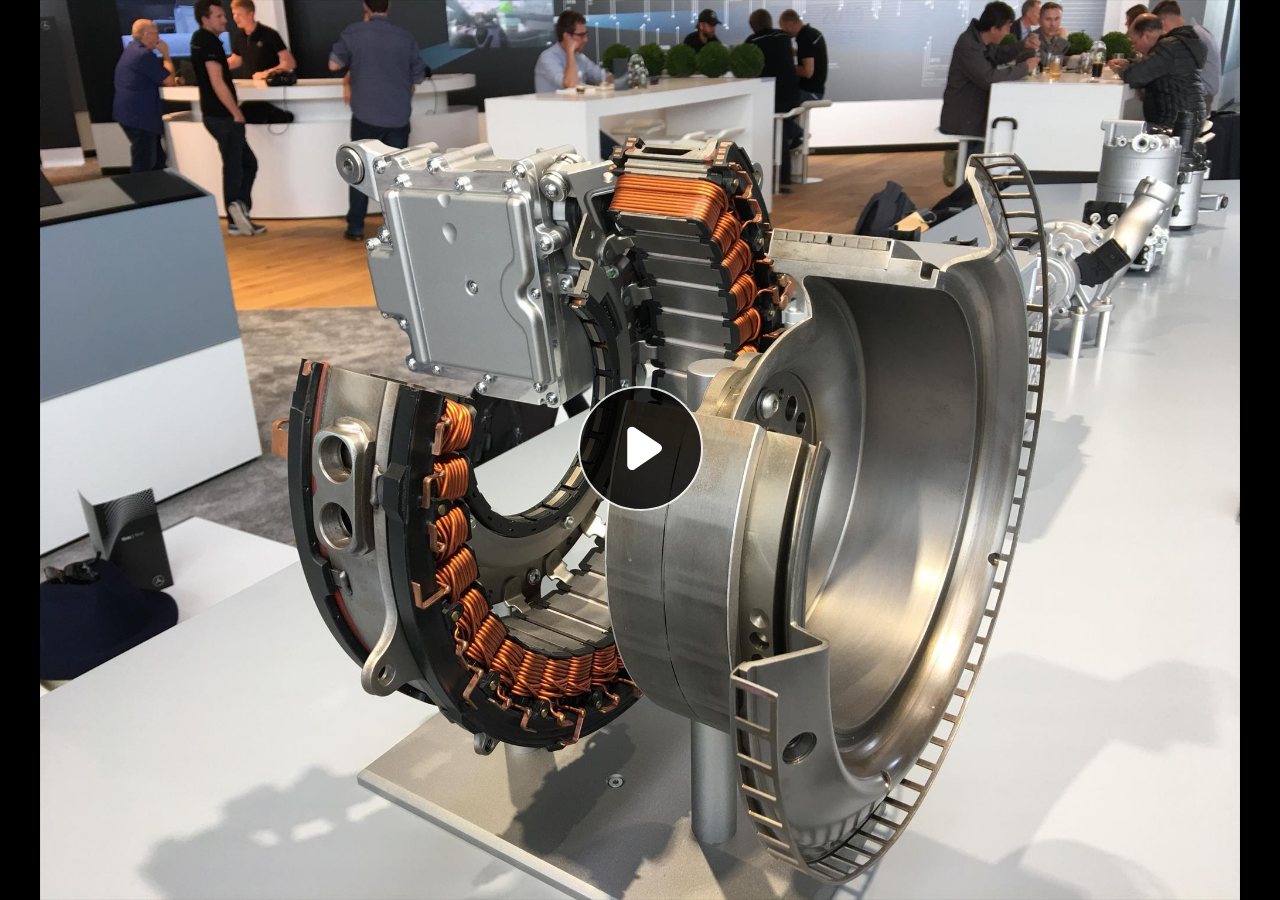
<file: index.html>
﻿<!doctype html>
<html lang="fr-FR">
<head>
  <meta charset="utf-8">
  <!-- Created using Storyline 360 - http://www.articulate.com  -->
  <!-- version: 3.70.29211.0 -->
  <title>48V on-Board Electrical System - First Glance 1/2</title>
  <meta http-equiv="x-ua-compatible" content="IE=edge"/>
  <meta name="viewport" content="width=device-width,initial-scale=1,user-scalable=no,shrink-to-fit=no,minimal-ui"/>
  <meta name="apple-mobile-web-app-capable" content="yes"/>
  <style>
    html, body { height: 100%; padding: 0; margin: 0 }
    #app { height: 100%; width: 100%; }
  </style>

  <script>
    window.DS = {};
    window.globals = {
      DATA_PATH_BASE: '',
      HAS_FRAME: true,
      HAS_SLIDE: true,

      lmsPresent: false,
      tinCanPresent: false,
      cmi5Present: false,
      aoSupport: false,
      scale: 'noscale',
      captureRc: false,
      browserSize: 'optimal',
      bgColor: '#282828',
      features: 'AccessibleVideo,ConnectionMessages,FullScreenToggle,InsertSvgPicture,LayerPresentAsDialog,MultipleQuizTracking,UpdatedScrollingPanels,UpdatedThemeEditor',
      themeName: 'unified',
      preloaderColor: '#FFFFFF',
      suppressAnalytics: false,
      productChannel: 'stable',
      publishSource: 'storyline',
      aid: 'aid|be53dce9-2571-495c-9b98-c94a0f2ea574',
      cid: '0e22b75a-b529-4d76-89cb-bcf9fbf76559',
      playerVersion: '3.70.29211.0',
      publishTimestamp: '2022-12-30T14:20:57.6838491Z',
      maxIosVideoElements: 10,
      connectionSettings: { message: 'Vous%20%C3%AAtes%20hors%20ligne.%20Tentative%20de%20reconnexion...', useDarkTheme: false },

      
      parseParams: function(qs) {
        if (window.globals.parsedParams != null) {
          return window.globals.parsedParams;
        }
        qs = (qs || window.location.search.substr(1)).split('+').join(' ');
        var params = {},
            tokens,
            re = /[?&]?([^=]+)=([^&]*)/g;

        while (tokens = re.exec(qs)) {
          params[decodeURIComponent(tokens[1]).trim()] =
            decodeURIComponent(tokens[2]).trim();
        }
        window.globals.parsedParams = params;
        return params;
      }

    };
  </script>
  <script>
    var isIe11 = ('ActiveXObject' in window || window.MSBlobBuilder != null)
      && window.msCrypto != null && !window.ActiveXObject;
    if (isIe11) {
      window.globals.unsupportedBrowser = true;
      document.write(atob('[base64]'));
    }
  </script>
  
  <script>window.THREE = { };</script>
  
</head>
<body style="background: #282828" class="cs-HTML theme-unified">
  <!-- 360 -->
  <script>!function(e){var i=/iPhone/i,o=/iPod/i,n=/iPad/i,t=/(?=.*\bAndroid\b)(?=.*\bMobile\b)/i,d=/Android/i,s=/(?=.*\bAndroid\b)(?=.*\bSD4930UR\b)/i,b=/(?=.*\bAndroid\b)(?=.*\b(?:KFOT|KFTT|KFJWI|KFJWA|KFSOWI|KFTHWI|KFTHWA|KFAPWI|KFAPWA|KFARWI|KFASWI|KFSAWI|KFSAWA)\b)/i,r=/IEMobile/i,h=/(?=.*\bWindows\b)(?=.*\bARM\b)/i,a=/BlackBerry/i,l=/BB10/i,p=/Opera Mini/i,f=/(CriOS|Chrome)(?=.*\bMobile\b)/i,u=/(?=.*\bFirefox\b)(?=.*\bMobile\b)/i,c=new RegExp("(?:Nexus 7|BNTV250|Kindle Fire|Silk|GT-P1000)","i"),w=function(e,i){return e.test(i)},A=function(e){var A=e||navigator.userAgent,v=A.split("[FBAN");if(void 0!==v[1]&&(A=v[0]),this.apple={phone:w(i,A),ipod:w(o,A),tablet:!w(i,A)&&w(n,A),device:w(i,A)||w(o,A)||w(n,A)},this.amazon={phone:w(s,A),tablet:!w(s,A)&&w(b,A),device:w(s,A)||w(b,A)},this.android={phone:w(s,A)||w(t,A),tablet:!w(s,A)&&!w(t,A)&&(w(b,A)||w(d,A)),device:w(s,A)||w(b,A)||w(t,A)||w(d,A)},this.windows={phone:w(r,A),tablet:w(h,A),device:w(r,A)||w(h,A)},this.other={blackberry:w(a,A),blackberry10:w(l,A),opera:w(p,A),firefox:w(u,A),chrome:w(f,A),device:w(a,A)||w(l,A)||w(p,A)||w(u,A)||w(f,A)},this.seven_inch=w(c,A),this.any=this.apple.device||this.android.device||this.windows.device||this.other.device||this.seven_inch,this.phone=this.apple.phone||this.android.phone||this.windows.phone,this.tablet=this.apple.tablet||this.android.tablet||this.windows.tablet,"undefined"==typeof window)return this},v=function(){var e=new A;return e.Class=A,e};"undefined"!=typeof module&&module.exports&&"undefined"==typeof window?module.exports=A:"undefined"!=typeof module&&module.exports&&"undefined"!=typeof window?module.exports=v():"function"==typeof define&&define.amd?define("isMobile",[],e.isMobile=v()):e.isMobile=v()}(this);
    window.isMobile.apple.tablet = window.isMobile.apple.tablet ||
      (navigator.platform === 'MacIntel' && navigator.maxTouchPoints > 1);
    window.isMobile.apple.device = window.isMobile.apple.device || window.isMobile.apple.tablet;
    window.isMobile.tablet = window.isMobile.tablet || window.isMobile.apple.tablet;
    window.isMobile.any = window.isMobile.any || window.isMobile.apple.tablet;
  </script>

  <div id="focus-sink" tabindex="-1"></div>

  <div id="preso"></div>
  <script>
    (function() {

      var classTypes = [ 'desktop', 'mobile', 'phone', 'tablet' ];

      var addDeviceClasses = function(prefix, testObj) {
        var curr, i;
        for (i = 0; i < classTypes.length; i++) {
          curr = classTypes[i];
          if (testObj[curr]) {
            document.body.classList.add(prefix + curr);
          }
        }
      };

      var params = window.globals.parseParams(),
          isDevicePreview = params.devicepreview === '1',
          isPhoneOverride = params.deviceType === 'phone' || (isDevicePreview && params.phone == '1'),
          isTabletOverride = (params.deviceType === 'tablet' || isDevicePreview) && !isPhoneOverride,
          isMobileOverride = isPhoneOverride || isTabletOverride;

      var deviceView = {
        desktop: !window.isMobile.any && !isMobileOverride,
        mobile: window.isMobile.any || isMobileOverride,
        phone: isPhoneOverride || (window.isMobile.phone && !isTabletOverride),
        tablet: isTabletOverride || window.isMobile.tablet
      };

      window.globals.deviceView = deviceView;
      window.isMobile.desktop = !window.isMobile.any;
      window.isMobile.mobile = window.isMobile.any;

      addDeviceClasses('view-', deviceView);

    })();
  </script>
  
  <script src='story_content/user.js' type=text/javascript></script>
  <div class="slide-loader"></div>

  <script>
    var doc = document, loader = doc.body.querySelector('.slide-loader'); [ 1, 2, 3 ].forEach(function(n) { var d = doc.createElement('div'); d.style.backgroundColor = window.globals.preloaderColor; d.classList.add('mobile-loader-dot'); d.classList.add('dot' + n); loader.appendChild(d); });
  </script>

  <div class="mobile-load-title-overlay" style="display: none">
    <div class="mobile-load-title">48V on-Board Electrical System - First Glance 1/2</div>
  </div>

  <div class="mobile-chrome-warning"></div>

  
<style>
  .warn-connection-dialog {
    display: none;
    background: transparent;
    pointer-events: none;
    position: fixed;
    left: 0;
    top: 0;
    width: 100%;
    height: 100%;
    z-index: 999;
  }

  .warn-connection-content {
    border-radius: 4px;
    background: white;
    border: 1px solid #E7E7E7;
    color: #333333;
    box-shadow: 0 2px 4px rgba(0, 0, 0, 0.25);
    transition: all 150ms ease-out;
    position: absolute;
    white-space: nowrap;
  }

  .view-phone.is-landscape .warn-connection-content {
    left: 23px;
    bottom: 23px;
  }

  .view-tablet.is-landscape .warn-connection-content {
    left: 50%;
    top: 20px;
    transform: translateX(-50%);
  }

  .is-portrait .warn-connection-content {
    transform: translate(-50%, calc(-100% - 15px));
  }

  .warn-connection-content p {
    display: inline-block;
    margin: 0 8px 0 0;
    line-height: 33px;
    font-size: 11px;
  }

  .warn-connection-content svg {
    position: relative;
    vertical-align: middle;
    margin: 0 2px 2px 8px;
  }

  .view-desktop .warn-connection-content {
    left: 1.5em;
    bottom: 1.5em;
  }

  .view-desktop .warn-connection-content p {
    font-size: 1.1em;
  }

  .is-offline .warn-connection-dialog {
    display: block;
  }

  .is-offline .cs-panel * {
    pointer-events: none !important;
  }

  .is-offline .cs-panel {
    pointer-events: all !important;
  }

  .is-offline #nav-controls * {
    pointer-events: none !important;
  }

  .is-offline #nav-controls {
    pointer-events: all !important;
  }
</style>

<div class="warn-connection-dialog">
  <div class="warn-connection-content">
    <svg width="17" height="15" viewBox="0 0 17 15" xmlns="http://www.w3.org/2000/svg">
      <path fill="#8F0000" stroke="white" d="M16.07,12.98 L15.88,12.23 L9.51,1.21 C8.97,0.26,7.6,0.26,7.06,1.21 L0.69,12.23 C0.15,13.16,0.81,14.36,1.91,14.36 H14.65 C15.47,14.36,16.05,13.7,16.07,12.98 Z"/>
      <path fill="white" stroke="white" d="M8.58,5.5 C8.35,5.28,8.5,5.35,8.21,5.32 C8.09,5.35,7.97,5.49,7.96,5.67 C7.97,5.79,7.98,5.92,7.98,6.04 L7.98,6.04 C7.99,6.17,8,6.31,8.01,6.43 L8.01,6.44 C8.03,6.92,8.06,7.41,8.09,7.9 L8.09,7.9 C8.12,8.39,8.14,8.88,8.17,9.37 C8.17,9.39,8.18,9.42,8.2,9.44 C8.23,9.46,8.25,9.47,8.28,9.47 C8.31,9.47,8.34,9.46,8.35,9.44 C8.37,9.43,8.38,9.4,8.39,9.35 L8.39,9.34 C8.39,9.24,8.4,9.15,8.4,9.05 L8.4,9.05 C8.41,8.96,8.41,8.86,8.42,8.75 C8.43,8.44,8.45,8.12,8.47,7.81 L8.47,7.81 C8.49,7.49,8.51,7.18,8.53,6.87 C8.55,6.46,8.56,6.05,8.59,5.64 L8.6,5.62 C8.6,5.57,8.59,5.53,8.58,5.5 L8.21,5.32 Z"/>
      <circle fill="white" stroke="white" cx="8.3" cy="11.35" r="0.3"/>
    </svg>
    <p>You are offline. Trying to reconnect...</p>
  </div>
</div>

<script>
  (function() {
    window.DS.connection = {
      warningShown: false,
      assets: {},
      loadingAssetGroup: false,
      retryDelay: 500
    };

    // @TODO this is POC code and can be cleaned up a bit more if we move forward
    // with the feature



    // The `window.globals.features` variable must be set in `webpack.dev.config` when testing locally - it is not enough
    // to have it in the data - but it must be set there as well.
    var useConnectionMessages = window.AbortController != null &&
      window.location.protocol != 'file:' &&
      window.globals.features.indexOf('ConnectionMessages') != -1;

    window.DS.connection.useConnectionMessages = useConnectionMessages

    var assetCount = 0;
    var checkLoadedId;
    var connectionSettings = window.globals.connectionSettings;

    if (useConnectionMessages && connectionSettings != null) {
      var contentEl = document.querySelector('.warn-connection-content');
      var messageEl = contentEl.querySelector('p')

      if (connectionSettings.useDarkTheme) {
        contentEl.style.borderColor = '#BABBBA';
        contentEl.style.backgroundColor = '#282828';
        contentEl.style.color = '#FFFFFF';
      }

      if (connectionSettings.message != null) {
        messageEl.textContent = window.decodeURIComponent(connectionSettings.message);
      }
    }

    function checkAssetsReady() {
      for (var i in DS.connection.assets) {
        if (!DS.connection.assets[i].success) {
          return false;
        }
      }
      return true;
    }

    function stopAssetGroup() {
      if (!useConnectionMessages) { return; }

      assetCount = 0;

      DS.connection.oldAssetGroup = DS.connection.assets;
      DS.connection.assets = {};
      DS.connection.loadingAssetGroup = false;
      clearInterval(checkLoadedId);
    }

    function startAssetGroup() {
      if (!useConnectionMessages) { return; }
      var ticks = 0;
      clearInterval(checkLoadedId);
      checkLoadedId = setInterval(function() {
        var loaded = 0;
        if (assetCount === 0 && loaded === 0) {
          clearInterval(checkLoadedId);
          return;
        }

        for (var i in DS.connection.assets) {
          if (DS.connection.assets[i].success) {
            loaded++;
          }
        }

        if (assetCount === loaded && checkAssetsReady()) {
          for (var i in DS.connection.assets) {
            if (DS.connection.assets[i].action) {
              DS.connection.assets[i].action();
            }
          }
          hideWarning();
          stopAssetGroup();
        }
      }, 100)
    }

    function requiredAsset(url, action, retry, type) {
      if (!useConnectionMessages) { return; }
      if (DS.connection.assets[url]) { return; }

      DS.connection.assets[url] = {
        success: false, action: action, retry: retry, type: type
      };
      assetCount = Object.keys(DS.connection.assets).length;
      if (!DS.connection.loadingAssetGroup) {
        startAssetGroup();
      }
      DS.connection.loadingAssetGroup = true;
    }

    function assetLoaded(url) {
      if (!useConnectionMessages) { return; }
      if (DS.connection.assets[url]) {
        DS.connection.assets[url].success = true;
      }
    }

    function assetFailed(url) {
      if (!useConnectionMessages) { return; }
      if (!DS.connection.assets[url]) {
        if (/\.js$/.test(url)) {
          setTimeout(function() {
            if (DS.connection.lastSlideLoaded != null) {
              DS.connection.lastSlideLoaded();
            }
          }, DS.connection.retryDelay);
        }
        return;
      }
      if (!DS.connection.warningShown) { showWarning(); }
      if (DS.connection.assets[url].retry) {
        setTimeout(function() {
          if (!DS.connection.assets[url].success) {
            DS.connection.assets[url].retry()
          }
        }, DS.connection.retryDelay);
      }
    }

    function hideWarning() {
      document.body.classList.remove('is-offline');
      DS.connection.warningShown = false;
    }
    DS.connection.hideWarning = hideWarning

    function showWarning(btn) {
      document.body.classList.add('is-offline')
      DS.connection.warningShown = true;
      updateWarningPosition();
    }

    function updateWarningPosition() {
      if (!DS.connection.warningShown) {
        return;
      }

      var isPortrait = document.body.classList.contains('is-portrait');
      var warningEl = document.querySelector('.warn-connection-content');

      if (isPortrait) {
        var slide = document.querySelector('.primary-slide');
        var slideRect = slide.getBoundingClientRect();

        warningEl.style.top = `${slideRect.top}px`
        warningEl.style.left = `${slideRect.left + slideRect.width / 2}px`
      } else {
        warningEl.style.top = null;
        warningEl.style.left = null;
      }

      window.requestAnimationFrame(updateWarningPosition);
    }

    // these will all be noops if the feature flag isn't set in
    // the data and `window.globals.features`
    DS.connection.requiredAsset = requiredAsset;
    DS.connection.assetLoaded = assetLoaded;
    DS.connection.assetFailed = assetFailed;
    DS.connection.stopAssetGroup = stopAssetGroup;
    DS.connection.startAssetGroup = startAssetGroup;
  })();
</script>


  <script>
    
    if (window.autoSpider && window.vInterfaceObject) {
      document.querySelector('.mobile-load-title-overlay').style.display = 'none';
    }
  </script>

  

  <link rel="stylesheet" href="html5/data/css/output.min.css" data-noprefix/>
</body>
<script src="html5/lib/scripts/bootstrapper.min.js"></script>
</html>
</file>
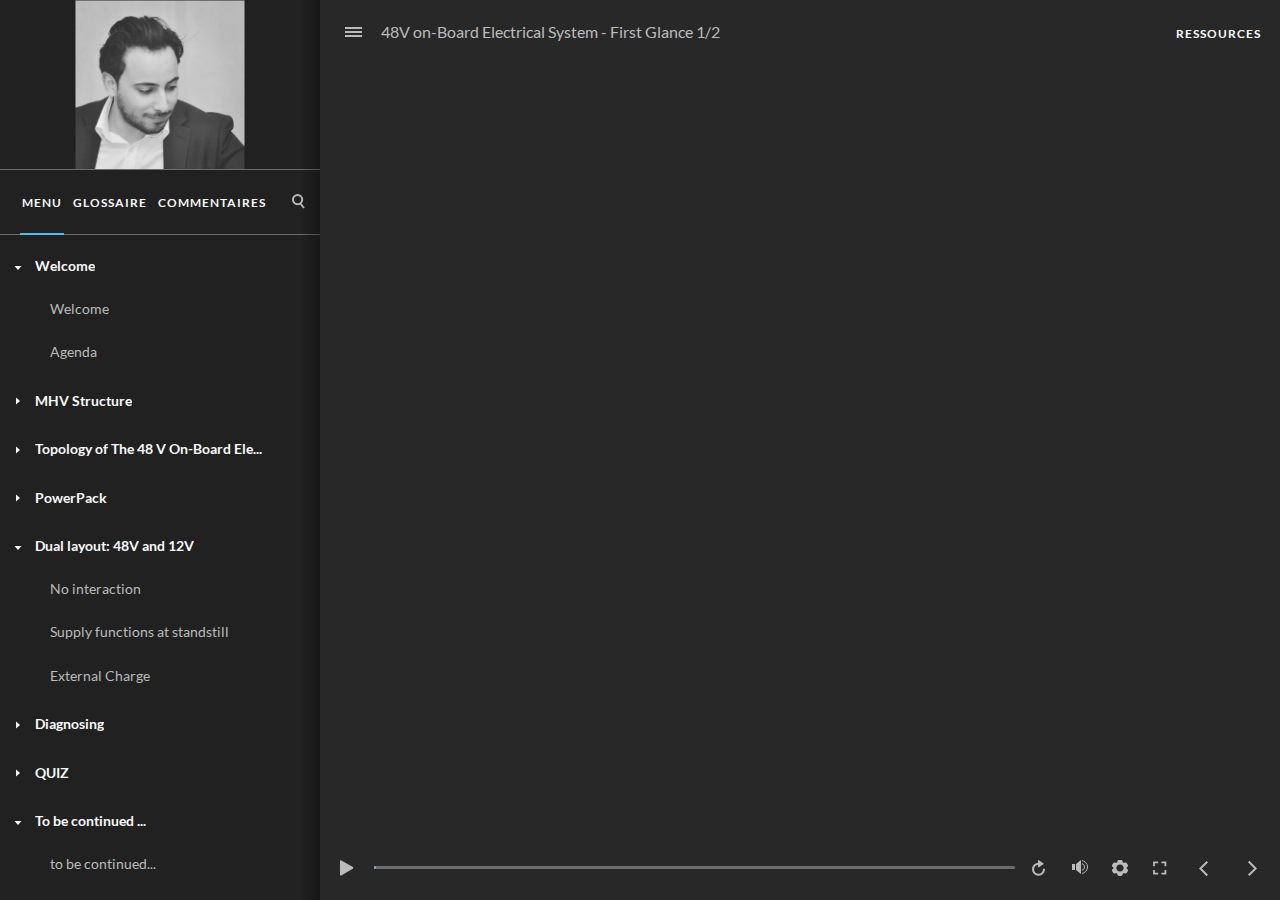
<file: index_lms.html>
<!doctype html>
<html lang="fr-FR">
<head>
  <meta charset="utf-8">
  <!-- Created using Storyline 360 - http://www.articulate.com  -->
  <!-- version: 3.70.29211.0 -->
  <title>48V on-Board Electrical System - First Glance 1/2</title>
  <meta http-equiv="x-ua-compatible" content="IE=edge"/>
  <meta name="viewport" content="width=device-width,initial-scale=1,user-scalable=no,shrink-to-fit=no,minimal-ui"/>
  <meta name="apple-mobile-web-app-capable" content="yes"/>
  <style>
    html, body { height: 100%; padding: 0; margin: 0 }
    #app { height: 100%; width: 100%; }
  </style>

  <script>
    window.DS = {};
    window.globals = {
      DATA_PATH_BASE: '',
      HAS_FRAME: true,
      HAS_SLIDE: true,

      lmsPresent: true,
      tinCanPresent: false,
      cmi5Present: false,
      aoSupport: false,
      scale: 'noscale',
      captureRc: false,
      browserSize: 'optimal',
      bgColor: '#282828',
      features: 'AccessibleVideo,ConnectionMessages,FullScreenToggle,InsertSvgPicture,LayerPresentAsDialog,MultipleQuizTracking,UpdatedScrollingPanels,UpdatedThemeEditor',
      themeName: 'unified',
      preloaderColor: '#FFFFFF',
      suppressAnalytics: false,
      productChannel: 'stable',
      publishSource: 'storyline',
      aid: 'aid|be53dce9-2571-495c-9b98-c94a0f2ea574',
      cid: '0e22b75a-b529-4d76-89cb-bcf9fbf76559',
      playerVersion: '3.70.29211.0',
      publishTimestamp: '2022-12-30T14:20:57.8308855Z',
      maxIosVideoElements: 10,
      connectionSettings: { message: 'Vous%20%C3%AAtes%20hors%20ligne.%20Tentative%20de%20reconnexion...', useDarkTheme: false },

      
      parseParams: function(qs) {
        if (window.globals.parsedParams != null) {
          return window.globals.parsedParams;
        }
        qs = (qs || window.location.search.substr(1)).split('+').join(' ');
        var params = {},
            tokens,
            re = /[?&]?([^=]+)=([^&]*)/g;

        while (tokens = re.exec(qs)) {
          params[decodeURIComponent(tokens[1]).trim()] =
            decodeURIComponent(tokens[2]).trim();
        }
        window.globals.parsedParams = params;
        return params;
      }

    };
  </script>
  <script>
    var isIe11 = ('ActiveXObject' in window || window.MSBlobBuilder != null)
      && window.msCrypto != null && !window.ActiveXObject;
    if (isIe11) {
      window.globals.unsupportedBrowser = true;
      document.write(atob('[base64]'));
    }
  </script>
  <script src="lms/scormdriver.js" charset="utf-8"></script>
  <script>window.THREE = { };</script>
  
</head>
<body style="background: #282828" class="cs-HTML theme-unified">
  <!-- 360 -->
  <script>!function(e){var i=/iPhone/i,o=/iPod/i,n=/iPad/i,t=/(?=.*\bAndroid\b)(?=.*\bMobile\b)/i,d=/Android/i,s=/(?=.*\bAndroid\b)(?=.*\bSD4930UR\b)/i,b=/(?=.*\bAndroid\b)(?=.*\b(?:KFOT|KFTT|KFJWI|KFJWA|KFSOWI|KFTHWI|KFTHWA|KFAPWI|KFAPWA|KFARWI|KFASWI|KFSAWI|KFSAWA)\b)/i,r=/IEMobile/i,h=/(?=.*\bWindows\b)(?=.*\bARM\b)/i,a=/BlackBerry/i,l=/BB10/i,p=/Opera Mini/i,f=/(CriOS|Chrome)(?=.*\bMobile\b)/i,u=/(?=.*\bFirefox\b)(?=.*\bMobile\b)/i,c=new RegExp("(?:Nexus 7|BNTV250|Kindle Fire|Silk|GT-P1000)","i"),w=function(e,i){return e.test(i)},A=function(e){var A=e||navigator.userAgent,v=A.split("[FBAN");if(void 0!==v[1]&&(A=v[0]),this.apple={phone:w(i,A),ipod:w(o,A),tablet:!w(i,A)&&w(n,A),device:w(i,A)||w(o,A)||w(n,A)},this.amazon={phone:w(s,A),tablet:!w(s,A)&&w(b,A),device:w(s,A)||w(b,A)},this.android={phone:w(s,A)||w(t,A),tablet:!w(s,A)&&!w(t,A)&&(w(b,A)||w(d,A)),device:w(s,A)||w(b,A)||w(t,A)||w(d,A)},this.windows={phone:w(r,A),tablet:w(h,A),device:w(r,A)||w(h,A)},this.other={blackberry:w(a,A),blackberry10:w(l,A),opera:w(p,A),firefox:w(u,A),chrome:w(f,A),device:w(a,A)||w(l,A)||w(p,A)||w(u,A)||w(f,A)},this.seven_inch=w(c,A),this.any=this.apple.device||this.android.device||this.windows.device||this.other.device||this.seven_inch,this.phone=this.apple.phone||this.android.phone||this.windows.phone,this.tablet=this.apple.tablet||this.android.tablet||this.windows.tablet,"undefined"==typeof window)return this},v=function(){var e=new A;return e.Class=A,e};"undefined"!=typeof module&&module.exports&&"undefined"==typeof window?module.exports=A:"undefined"!=typeof module&&module.exports&&"undefined"!=typeof window?module.exports=v():"function"==typeof define&&define.amd?define("isMobile",[],e.isMobile=v()):e.isMobile=v()}(this);
    window.isMobile.apple.tablet = window.isMobile.apple.tablet ||
      (navigator.platform === 'MacIntel' && navigator.maxTouchPoints > 1);
    window.isMobile.apple.device = window.isMobile.apple.device || window.isMobile.apple.tablet;
    window.isMobile.tablet = window.isMobile.tablet || window.isMobile.apple.tablet;
    window.isMobile.any = window.isMobile.any || window.isMobile.apple.tablet;
  </script>

  <div id="focus-sink" tabindex="-1"></div>

  <div id="preso"></div>
  <script>
    (function() {

      var classTypes = [ 'desktop', 'mobile', 'phone', 'tablet' ];

      var addDeviceClasses = function(prefix, testObj) {
        var curr, i;
        for (i = 0; i < classTypes.length; i++) {
          curr = classTypes[i];
          if (testObj[curr]) {
            document.body.classList.add(prefix + curr);
          }
        }
      };

      var params = window.globals.parseParams(),
          isDevicePreview = params.devicepreview === '1',
          isPhoneOverride = params.deviceType === 'phone' || (isDevicePreview && params.phone == '1'),
          isTabletOverride = (params.deviceType === 'tablet' || isDevicePreview) && !isPhoneOverride,
          isMobileOverride = isPhoneOverride || isTabletOverride;

      var deviceView = {
        desktop: !window.isMobile.any && !isMobileOverride,
        mobile: window.isMobile.any || isMobileOverride,
        phone: isPhoneOverride || (window.isMobile.phone && !isTabletOverride),
        tablet: isTabletOverride || window.isMobile.tablet
      };

      window.globals.deviceView = deviceView;
      window.isMobile.desktop = !window.isMobile.any;
      window.isMobile.mobile = window.isMobile.any;

      addDeviceClasses('view-', deviceView);

    })();
  </script>
  
  <script src='story_content/user.js' type=text/javascript></script>
  <div class="slide-loader"></div>

  <script>
    var doc = document, loader = doc.body.querySelector('.slide-loader'); [ 1, 2, 3 ].forEach(function(n) { var d = doc.createElement('div'); d.style.backgroundColor = window.globals.preloaderColor; d.classList.add('mobile-loader-dot'); d.classList.add('dot' + n); loader.appendChild(d); });
  </script>

  <div class="mobile-load-title-overlay" style="display: none">
    <div class="mobile-load-title">48V on-Board Electrical System - First Glance 1/2</div>
  </div>

  <div class="mobile-chrome-warning"></div>

  
<style>
  .warn-connection-dialog {
    display: none;
    background: transparent;
    pointer-events: none;
    position: fixed;
    left: 0;
    top: 0;
    width: 100%;
    height: 100%;
    z-index: 999;
  }

  .warn-connection-content {
    border-radius: 4px;
    background: white;
    border: 1px solid #E7E7E7;
    color: #333333;
    box-shadow: 0 2px 4px rgba(0, 0, 0, 0.25);
    transition: all 150ms ease-out;
    position: absolute;
    white-space: nowrap;
  }

  .view-phone.is-landscape .warn-connection-content {
    left: 23px;
    bottom: 23px;
  }

  .view-tablet.is-landscape .warn-connection-content {
    left: 50%;
    top: 20px;
    transform: translateX(-50%);
  }

  .is-portrait .warn-connection-content {
    transform: translate(-50%, calc(-100% - 15px));
  }

  .warn-connection-content p {
    display: inline-block;
    margin: 0 8px 0 0;
    line-height: 33px;
    font-size: 11px;
  }

  .warn-connection-content svg {
    position: relative;
    vertical-align: middle;
    margin: 0 2px 2px 8px;
  }

  .view-desktop .warn-connection-content {
    left: 1.5em;
    bottom: 1.5em;
  }

  .view-desktop .warn-connection-content p {
    font-size: 1.1em;
  }

  .is-offline .warn-connection-dialog {
    display: block;
  }

  .is-offline .cs-panel * {
    pointer-events: none !important;
  }

  .is-offline .cs-panel {
    pointer-events: all !important;
  }

  .is-offline #nav-controls * {
    pointer-events: none !important;
  }

  .is-offline #nav-controls {
    pointer-events: all !important;
  }
</style>

<div class="warn-connection-dialog">
  <div class="warn-connection-content">
    <svg width="17" height="15" viewBox="0 0 17 15" xmlns="http://www.w3.org/2000/svg">
      <path fill="#8F0000" stroke="white" d="M16.07,12.98 L15.88,12.23 L9.51,1.21 C8.97,0.26,7.6,0.26,7.06,1.21 L0.69,12.23 C0.15,13.16,0.81,14.36,1.91,14.36 H14.65 C15.47,14.36,16.05,13.7,16.07,12.98 Z"/>
      <path fill="white" stroke="white" d="M8.58,5.5 C8.35,5.28,8.5,5.35,8.21,5.32 C8.09,5.35,7.97,5.49,7.96,5.67 C7.97,5.79,7.98,5.92,7.98,6.04 L7.98,6.04 C7.99,6.17,8,6.31,8.01,6.43 L8.01,6.44 C8.03,6.92,8.06,7.41,8.09,7.9 L8.09,7.9 C8.12,8.39,8.14,8.88,8.17,9.37 C8.17,9.39,8.18,9.42,8.2,9.44 C8.23,9.46,8.25,9.47,8.28,9.47 C8.31,9.47,8.34,9.46,8.35,9.44 C8.37,9.43,8.38,9.4,8.39,9.35 L8.39,9.34 C8.39,9.24,8.4,9.15,8.4,9.05 L8.4,9.05 C8.41,8.96,8.41,8.86,8.42,8.75 C8.43,8.44,8.45,8.12,8.47,7.81 L8.47,7.81 C8.49,7.49,8.51,7.18,8.53,6.87 C8.55,6.46,8.56,6.05,8.59,5.64 L8.6,5.62 C8.6,5.57,8.59,5.53,8.58,5.5 L8.21,5.32 Z"/>
      <circle fill="white" stroke="white" cx="8.3" cy="11.35" r="0.3"/>
    </svg>
    <p>You are offline. Trying to reconnect...</p>
  </div>
</div>

<script>
  (function() {
    window.DS.connection = {
      warningShown: false,
      assets: {},
      loadingAssetGroup: false,
      retryDelay: 500
    };

    // @TODO this is POC code and can be cleaned up a bit more if we move forward
    // with the feature



    // The `window.globals.features` variable must be set in `webpack.dev.config` when testing locally - it is not enough
    // to have it in the data - but it must be set there as well.
    var useConnectionMessages = window.AbortController != null &&
      window.location.protocol != 'file:' &&
      window.globals.features.indexOf('ConnectionMessages') != -1;

    window.DS.connection.useConnectionMessages = useConnectionMessages

    var assetCount = 0;
    var checkLoadedId;
    var connectionSettings = window.globals.connectionSettings;

    if (useConnectionMessages && connectionSettings != null) {
      var contentEl = document.querySelector('.warn-connection-content');
      var messageEl = contentEl.querySelector('p')

      if (connectionSettings.useDarkTheme) {
        contentEl.style.borderColor = '#BABBBA';
        contentEl.style.backgroundColor = '#282828';
        contentEl.style.color = '#FFFFFF';
      }

      if (connectionSettings.message != null) {
        messageEl.textContent = window.decodeURIComponent(connectionSettings.message);
      }
    }

    function checkAssetsReady() {
      for (var i in DS.connection.assets) {
        if (!DS.connection.assets[i].success) {
          return false;
        }
      }
      return true;
    }

    function stopAssetGroup() {
      if (!useConnectionMessages) { return; }

      assetCount = 0;

      DS.connection.oldAssetGroup = DS.connection.assets;
      DS.connection.assets = {};
      DS.connection.loadingAssetGroup = false;
      clearInterval(checkLoadedId);
    }

    function startAssetGroup() {
      if (!useConnectionMessages) { return; }
      var ticks = 0;
      clearInterval(checkLoadedId);
      checkLoadedId = setInterval(function() {
        var loaded = 0;
        if (assetCount === 0 && loaded === 0) {
          clearInterval(checkLoadedId);
          return;
        }

        for (var i in DS.connection.assets) {
          if (DS.connection.assets[i].success) {
            loaded++;
          }
        }

        if (assetCount === loaded && checkAssetsReady()) {
          for (var i in DS.connection.assets) {
            if (DS.connection.assets[i].action) {
              DS.connection.assets[i].action();
            }
          }
          hideWarning();
          stopAssetGroup();
        }
      }, 100)
    }

    function requiredAsset(url, action, retry, type) {
      if (!useConnectionMessages) { return; }
      if (DS.connection.assets[url]) { return; }

      DS.connection.assets[url] = {
        success: false, action: action, retry: retry, type: type
      };
      assetCount = Object.keys(DS.connection.assets).length;
      if (!DS.connection.loadingAssetGroup) {
        startAssetGroup();
      }
      DS.connection.loadingAssetGroup = true;
    }

    function assetLoaded(url) {
      if (!useConnectionMessages) { return; }
      if (DS.connection.assets[url]) {
        DS.connection.assets[url].success = true;
      }
    }

    function assetFailed(url) {
      if (!useConnectionMessages) { return; }
      if (!DS.connection.assets[url]) {
        if (/\.js$/.test(url)) {
          setTimeout(function() {
            if (DS.connection.lastSlideLoaded != null) {
              DS.connection.lastSlideLoaded();
            }
          }, DS.connection.retryDelay);
        }
        return;
      }
      if (!DS.connection.warningShown) { showWarning(); }
      if (DS.connection.assets[url].retry) {
        setTimeout(function() {
          if (!DS.connection.assets[url].success) {
            DS.connection.assets[url].retry()
          }
        }, DS.connection.retryDelay);
      }
    }

    function hideWarning() {
      document.body.classList.remove('is-offline');
      DS.connection.warningShown = false;
    }
    DS.connection.hideWarning = hideWarning

    function showWarning(btn) {
      document.body.classList.add('is-offline')
      DS.connection.warningShown = true;
      updateWarningPosition();
    }

    function updateWarningPosition() {
      if (!DS.connection.warningShown) {
        return;
      }

      var isPortrait = document.body.classList.contains('is-portrait');
      var warningEl = document.querySelector('.warn-connection-content');

      if (isPortrait) {
        var slide = document.querySelector('.primary-slide');
        var slideRect = slide.getBoundingClientRect();

        warningEl.style.top = `${slideRect.top}px`
        warningEl.style.left = `${slideRect.left + slideRect.width / 2}px`
      } else {
        warningEl.style.top = null;
        warningEl.style.left = null;
      }

      window.requestAnimationFrame(updateWarningPosition);
    }

    // these will all be noops if the feature flag isn't set in
    // the data and `window.globals.features`
    DS.connection.requiredAsset = requiredAsset;
    DS.connection.assetLoaded = assetLoaded;
    DS.connection.assetFailed = assetFailed;
    DS.connection.stopAssetGroup = stopAssetGroup;
    DS.connection.startAssetGroup = startAssetGroup;
  })();
</script>


  <script>
    
    if (window.autoSpider && window.vInterfaceObject) {
      document.querySelector('.mobile-load-title-overlay').style.display = 'none';
    }
  </script>

  

  <link rel="stylesheet" href="html5/data/css/output.min.css" data-noprefix/>
</body>
<script src="html5/lib/scripts/bootstrapper.min.js"></script>
</html>
</file>
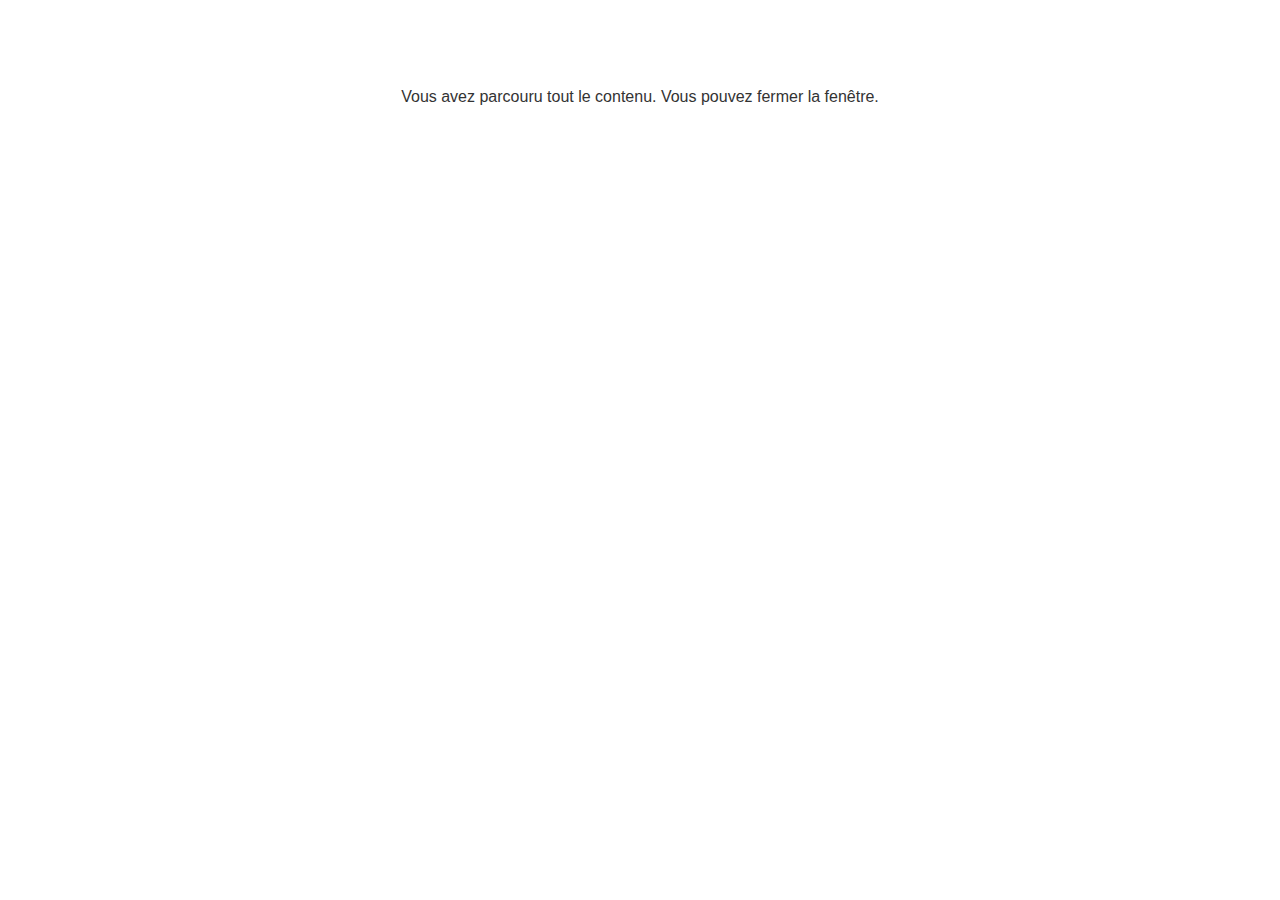
<file: lms/goodbye.html>
<!doctype html>
<html>
<body style="background-color: #ffffff;">

<p role="alert" style="color: #333333;font-family: Lato, articulate, tahoma, arial;font-size: medium;text-align: center;">
<br><br><br><br>
Vous avez parcouru tout le contenu. Vous pouvez fermer la fenêtre.
</p>

</body>
</html>
</file>
